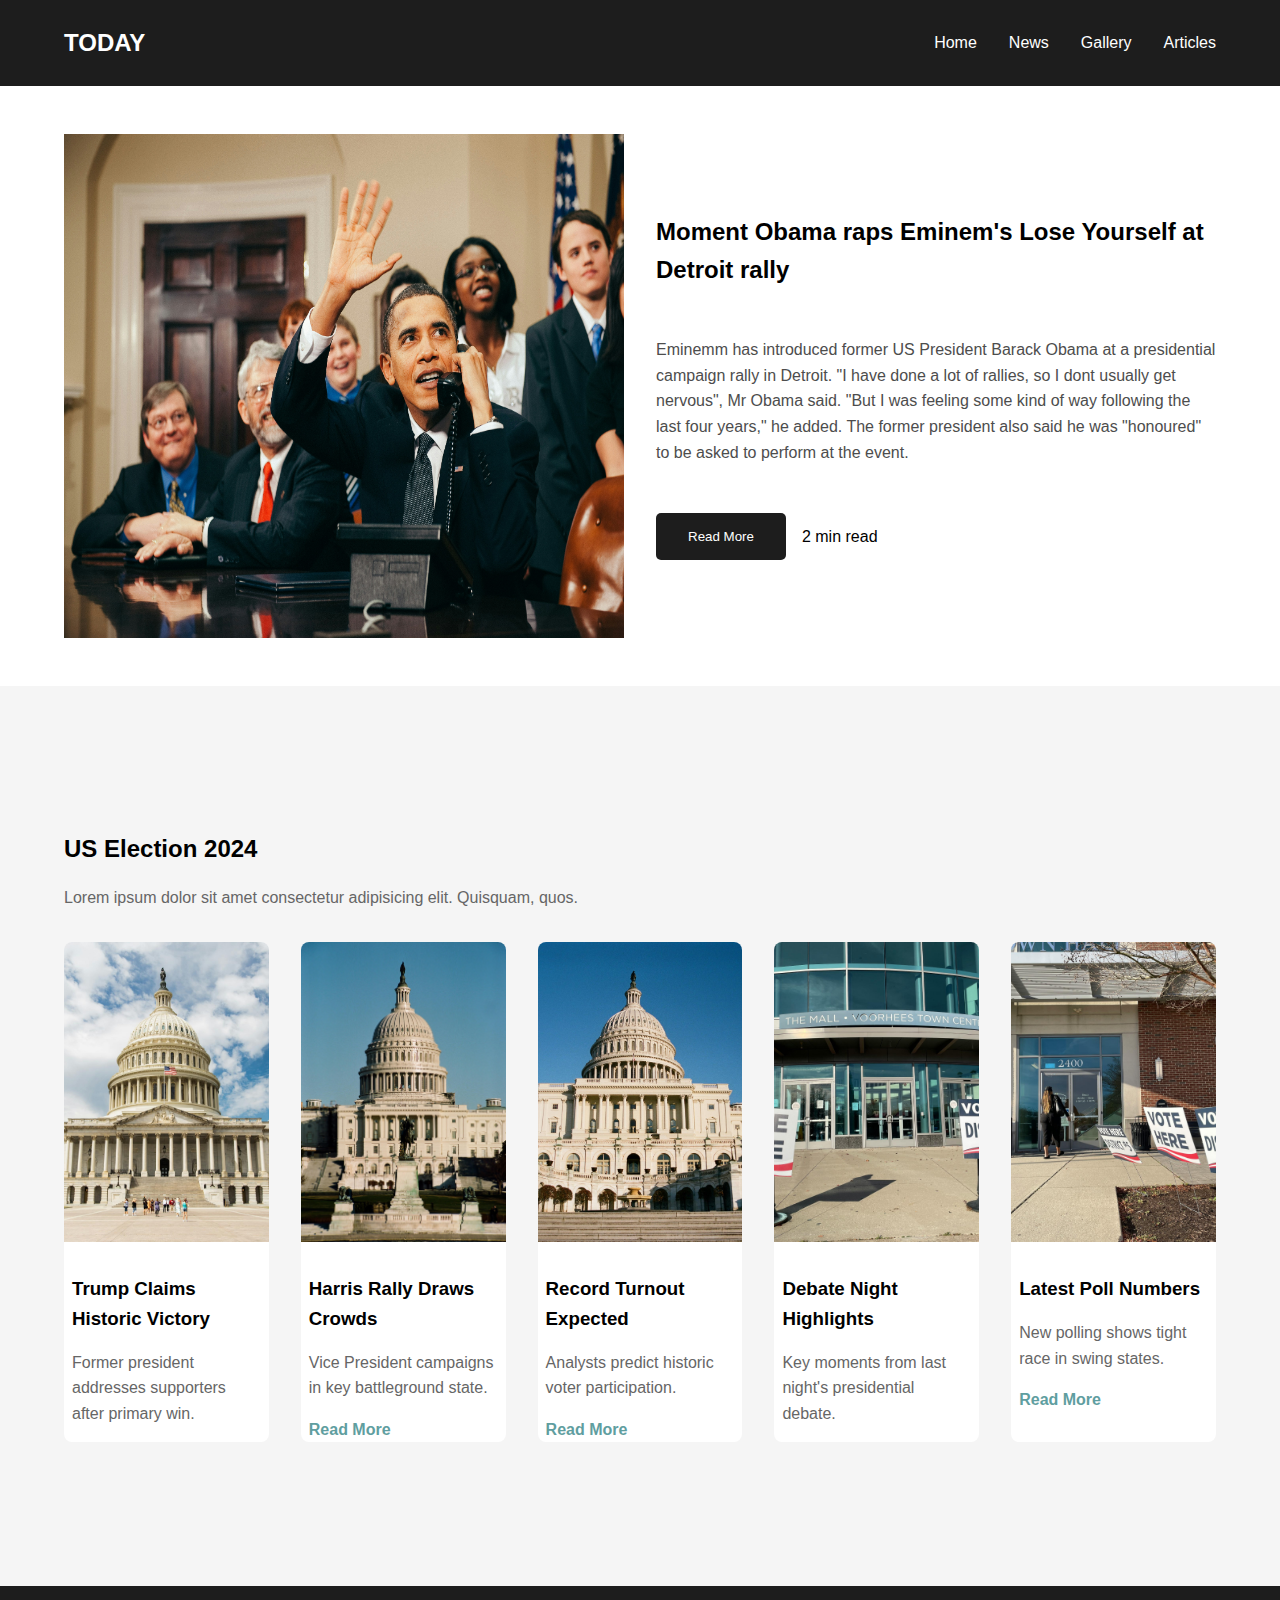
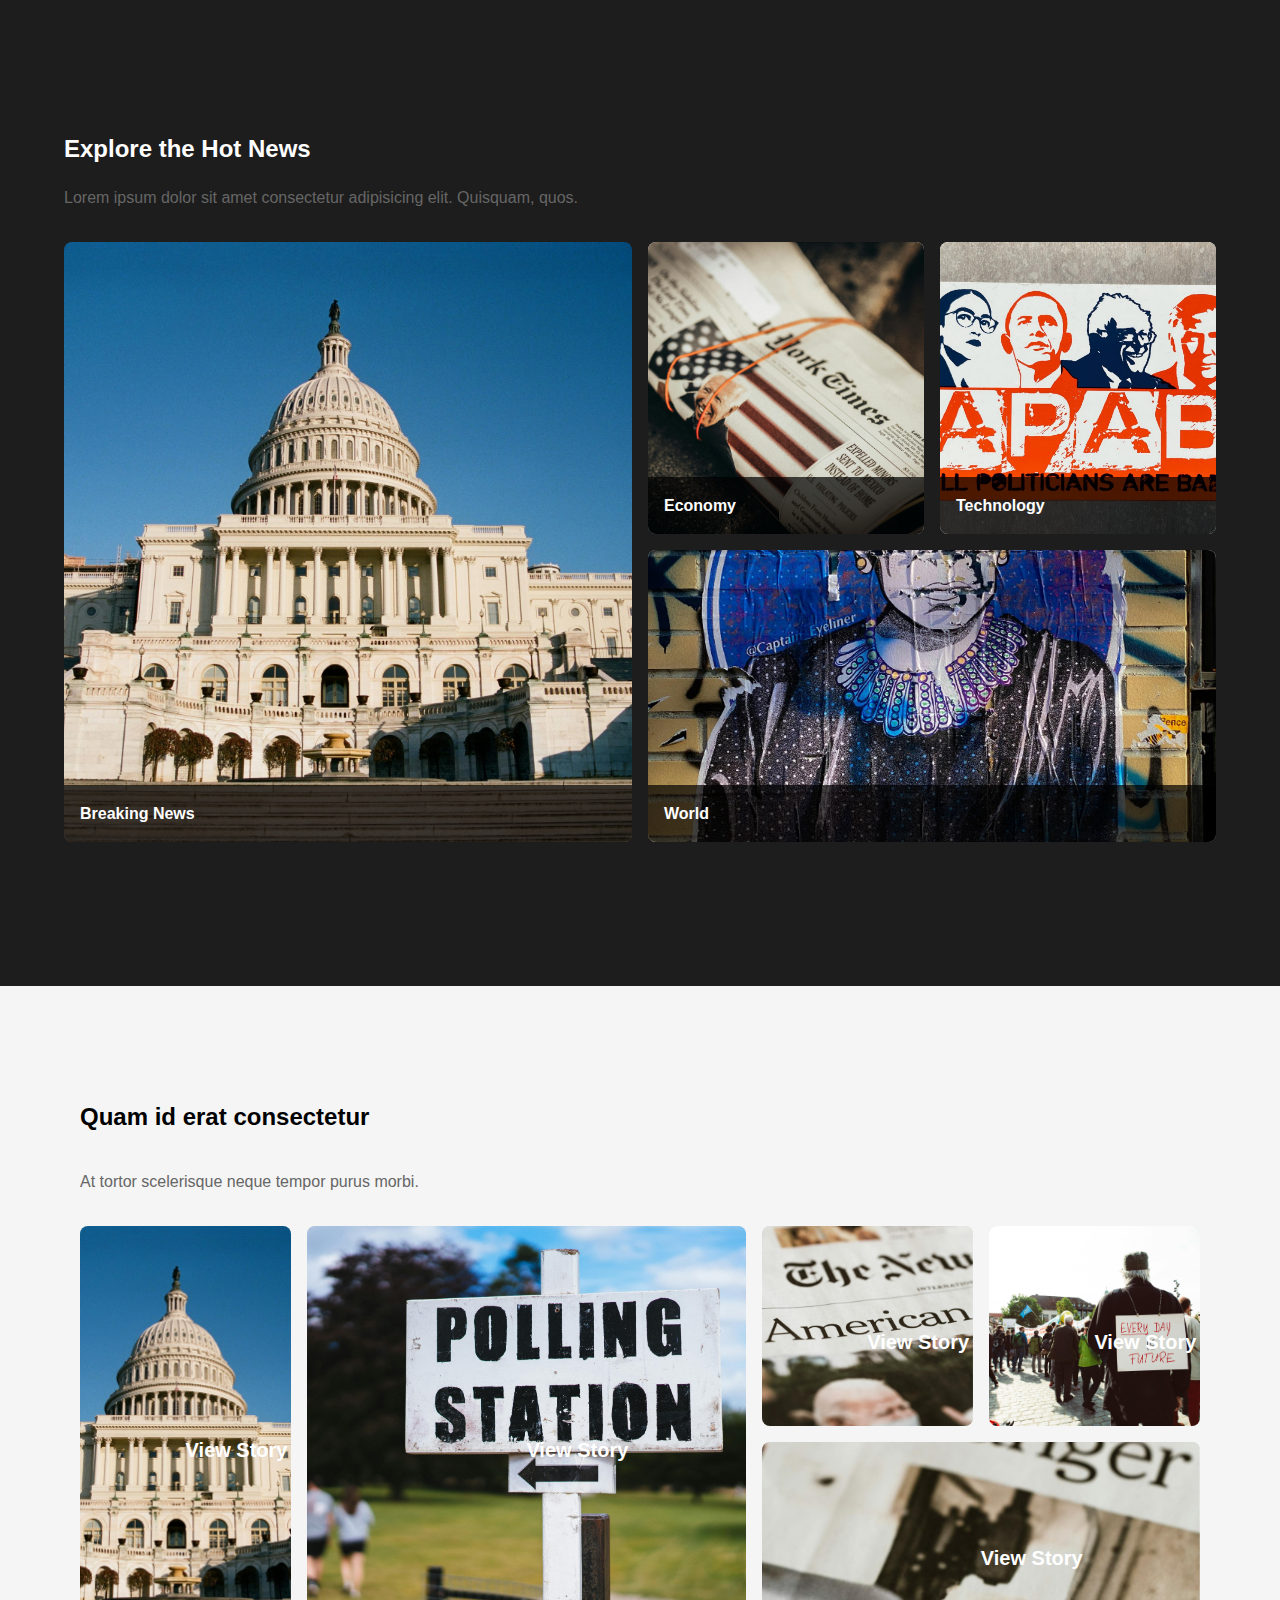
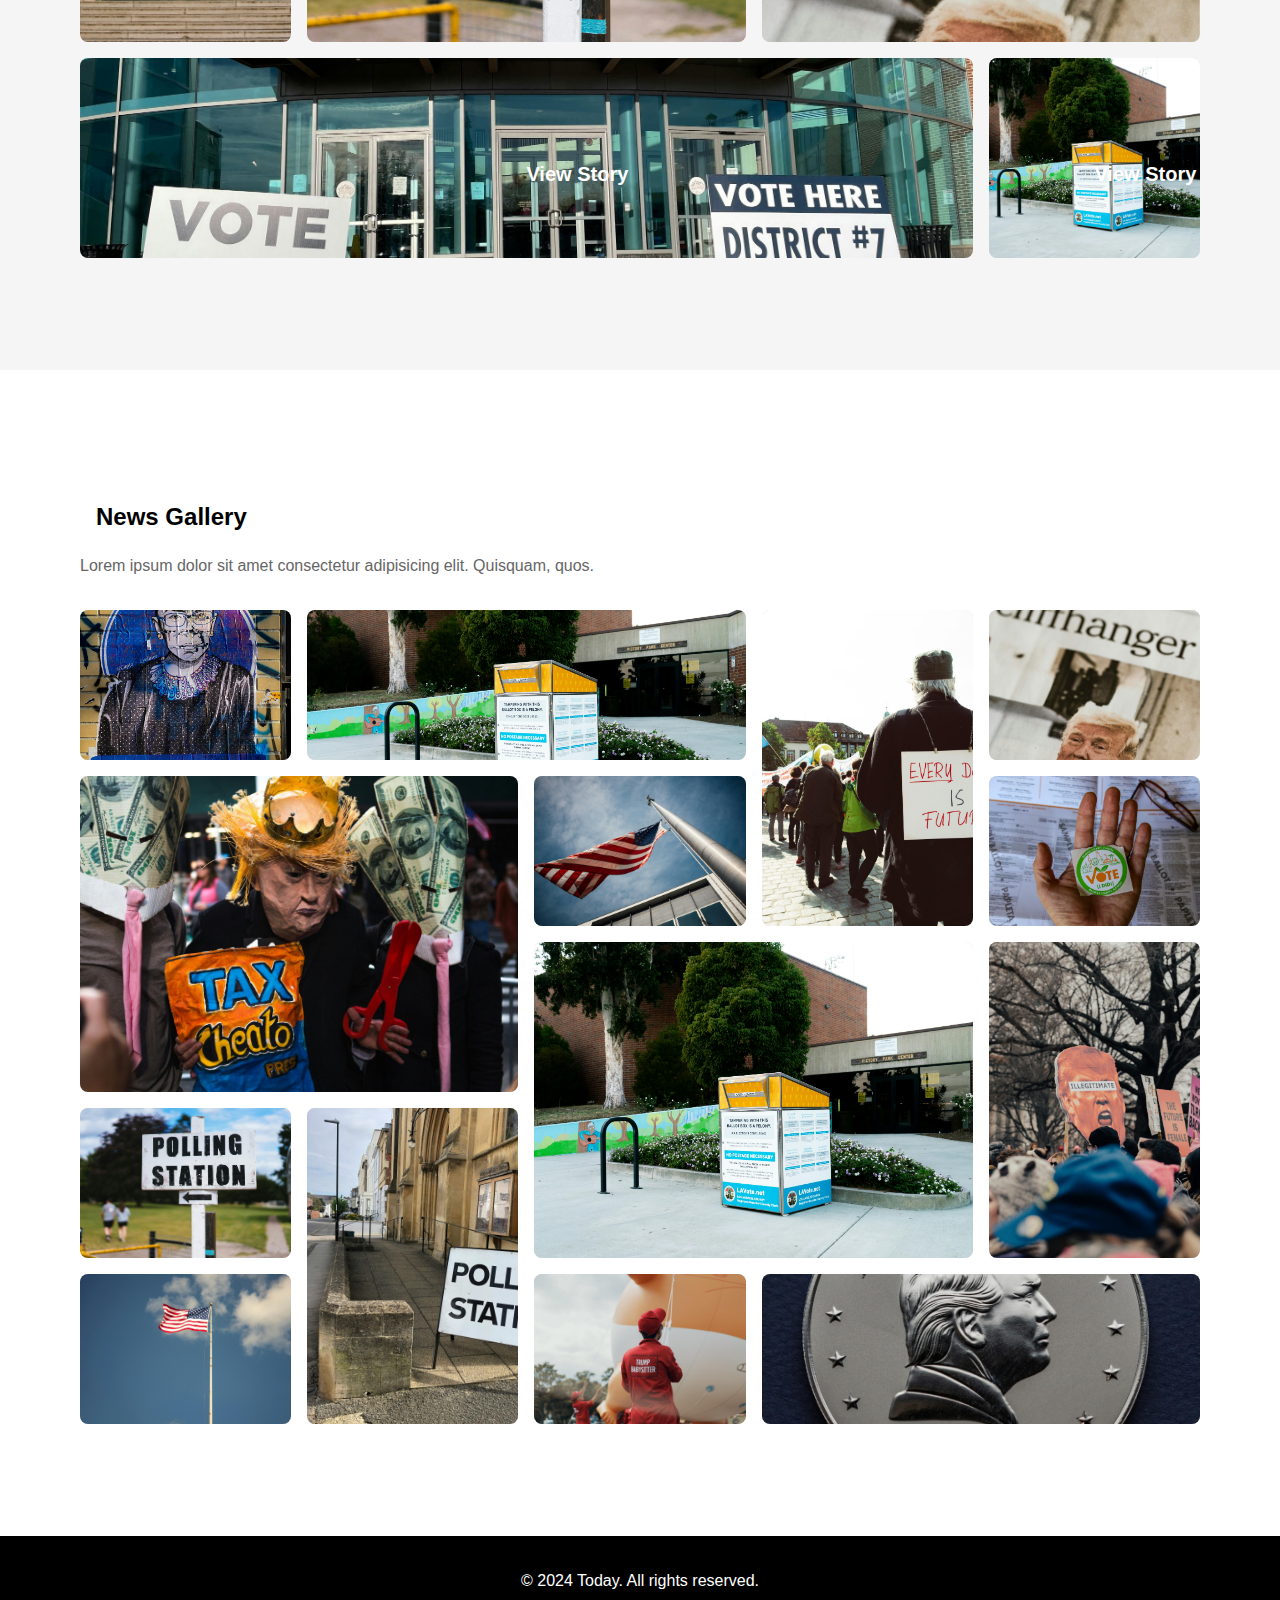
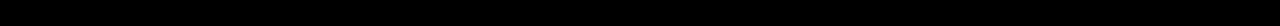
<file: CSS/app2/index.html>
<!DOCTYPE html>
<html lang="en">

<head>
    <meta charset="UTF-8" />
    <meta name="viewport" content="width=device-width, initial-scale=1.0" />
    <title>TODAY News - Layout Examples</title>
    <link rel="stylesheet" href="styles.css" />
</head>

<body>
    <!-- 1. Flex - Header Navigation -->
    <header class="header">
        <nav class="header-nav">
            <div class="header-logo">TODAY</div>
            <div class="header-links">
                <a href="#">Home</a>
                <a href="#">News</a>
                <a href="#">Gallery</a>
                <a href="#">Articles</a>
            </div>
        </nav>
    </header>

    <main>
        <!-- 2. Flex and Column - Featured Article -->
        <section class="featured container">
            <div class="featured-image">
                <img src="images/main-image.jpg" alt="Featured News" />
            </div>
            <div class="featured-content">
                <h2>Moment Obama raps Eminem's Lose Yourself at Detroit rally</h2>
                <p>
                    Eminemm has introduced former US President Barack Obama at a
                    presidential campaign rally in Detroit. "I have done a lot of
                    rallies, so I dont usually get nervous", Mr Obama said. "But I was
                    feeling some kind of way following the last four years," he added.
                    The former president also said he was "honoured" to be asked to
                    perform at the event.
                </p>
                <div class="featured-footer">
                    <button href="#" class="featured-more">Read More</button>
                    <span class="featured-time">2 min read</span>
                </div>
            </div>
        </section>

        <!-- 3. Flex/Grid List - Latest Cards without text overlay -->
        <section class="latest">
            <div class="container">
                <h2 class="latest-title">US Election 2024</h2>
                <p class="latest-subtitle">
                    Lorem ipsum dolor sit amet consectetur adipisicing elit. Quisquam,
                    quos.
                </p>
                <div class="latest-list">
                    <article class="latest-card">
                        <img src="images/image2.jpg" alt="News Image" />
                        <div class="latest-content">
                            <h3>Trump Claims Historic Victory</h3>
                            <p>Former president addresses supporters after primary win.</p>
                            <a href="#" class="latest-more">Read More</a>
                        </div>
                    </article>
                    <article class="latest-card">
                        <img src="images/image3.jpg" alt="News Image" />
                        <div class="latest-content">
                            <h3>Harris Rally Draws Crowds</h3>
                            <p>Vice President campaigns in key battleground state.</p>
                            <a href="#" class="latest-more">Read More</a>
                        </div>
                    </article>
                    <article class="latest-card">
                        <img src="images/image4.jpg" alt="News Image" />
                        <div class="latest-content">
                            <h3>Record Turnout Expected</h3>
                            <p>Analysts predict historic voter participation.</p>
                            <a href="#" class="latest-more">Read More</a>
                        </div>
                    </article>
                    <article class="latest-card">
                        <img src="images/image5.jpg" alt="News Image" />
                        <div class="latest-content">
                            <h3>Debate Night Highlights</h3>
                            <p>Key moments from last night's presidential debate.</p>
                            <a href="#" class="latest-more">Read More</a>
                        </div>
                    </article>
                    <article class="latest-card">
                        <img src="images/image6.jpg" alt="News Image" />
                        <div class="latest-content">
                            <h3>Latest Poll Numbers</h3>
                            <p>New polling shows tight race in swing states.</p>
                            <a href="#" class="latest-more">Read More</a>
                        </div>
                    </article>
                </div>
            </div>
        </section>

        <!-- 4a. Flex/Grid 2D - Hot News - Flex Version -->
        <!-- <section class="hot">
            <div class="container">
                <h2 class="hot-title">Explore the Hot News</h2>
                <p class="hot-subtitle">
                    Lorem ipsum dolor sit amet consectetur adipisicing elit. Quisquam,
                    quos.
                </p>
                <div class="hot-flex">
                    <article class="hot-card hot-left">
                        <img src="images/image4.jpg" alt="Breaking News" />
                        <div class="hot-overlay">Breaking News</div>
                    </article>

                    <div class="hot-right">
                        <div class="hot-right-inner">
                            <article class="hot-card">
                                <img src="images/image8.jpg" alt="Economy Update" />
                                <div class="hot-overlay">Economy</div>
                            </article>
                            <article class="hot-card">
                                <img src="images/image9.jpg" alt="Technology News" />
                                <div class="hot-overlay">Technology</div>
                            </article>
                        </div>
                        <article class="hot-card">
                            <img src="images/image10.jpg" alt="World News" />
                            <div class="hot-overlay">World</div>
                        </article>
                    </div>
                </div>
            </div>
        </section> -->

        <!-- 4b. Flex/Grid 2D - Hot News - Grid Version -->
        <section class="hot">
        <div class="container">
          <h2 class="hot-title">Explore the Hot News</h2>
          <p class="hot-subtitle">
            Lorem ipsum dolor sit amet consectetur adipisicing elit. Quisquam,
            quos.
          </p>
          <div class="hot-grid">
            <article class="hot-card hot-grid-1">
              <img src="images/image4.jpg" alt="Breaking News" />
              <div class="hot-overlay">Breaking News</div>
            </article>
            <article class="hot-card hot-grid-2">
              <img src="images/image8.jpg" alt="Economy Update" />
              <div class="hot-overlay">Economy</div>
            </article>
            <article class="hot-card hot-grid-3">
              <img src="images/image9.jpg" alt="Technology News" />
              <div class="hot-overlay">Technology</div>
            </article>
            <article class="hot-card hot-grid-4">
              <img src="images/image10.jpg" alt="World News" />
              <div class="hot-overlay">World</div>
            </article>
          </div>
        </div>
      </section>

        <!-- 5. Grid Auto - Masonry Layout -->
        <section class="masonry">
            <div class="container">
                <h2>Quam id erat consectetur</h2>
                <p class="masonry-subtitle">
                    At tortor scelerisque neque tempor purus morbi.
                </p>
                <div class="masonry-grid">
                    <div class="masonry-item item1">
                        <img src="images/image4.jpg" alt="Masonry Image 1" />
                    </div>
                    <div class="masonry-item item2">
                        <img src="images/image18.jpg" alt="Masonry Image 2" />
                    </div>
                    <div class="masonry-item item3">
                        <img src="images/image13.jpg" alt="Masonry Image 3" />
                    </div>
                    <div class="masonry-item item4">
                        <img src="images/image14.jpg" alt="Masonry Image 4" />
                    </div>
                    <div class="masonry-item item5">
                        <img src="images/image15.jpg" alt="Masonry Image 5" />
                    </div>
                    <div class="masonry-item item6">
                        <img src="images/image5.jpg" alt="Masonry Image 6" />
                    </div>
                    <div class="masonry-item item7">
                        <img src="images/image17.jpg" alt="Masonry Image 7" />
                    </div>
                </div>
            </div>
        </section>

        <!-- 6. Grid Templates - News Gallery -->
        <section class="gallery">
            <div class="container">
                <h2 class="gallery-title">News Gallery</h2>
                <p class="gallery-subtitle">
                    Lorem ipsum dolor sit amet consectetur adipisicing elit. Quisquam,
                    quos.
                </p>
                <div class="gallery-grid">
                    <div class="gallery-item a">
                        <img src="images/image10.jpg" alt="Gallery Image 1" />
                    </div>
                    <div class="gallery-item b">
                        <img src="images/image17.jpg" alt="Gallery Image 2" />
                    </div>
                    <div class="gallery-item c">
                        <img src="images/image14.jpg" alt="Gallery Image 3" />
                    </div>
                    <div class="gallery-item d">
                        <img src="images/image15.jpg" alt="Gallery Image 4" />
                    </div>
                    <div class="gallery-item e">
                        <img src="images/image25.jpg" alt="Gallery Image 5" />
                    </div>
                    <div class="gallery-item f">
                        <img src="images/image11.jpg" alt="Gallery Image 6" />
                    </div>
                    <div class="gallery-item g">
                        <img src="images/image16.jpg" alt="Gallery Image 7" />
                    </div>
                    <div class="gallery-item h">
                        <img src="images/image17.jpg" alt="Gallery Image 8" />
                    </div>
                    <div class="gallery-item i">
                        <img src="images/image18.jpg" alt="Gallery Image 9" />
                    </div>
                    <div class="gallery-item j">
                        <img src="images/image19.jpg" alt="Gallery Image 10" />
                    </div>
                    <div class="gallery-item k">
                        <img src="images/image20.jpg" alt="Gallery Image 11" />
                    </div>
                    <div class="gallery-item l">
                        <img src="images/image21.jpg" alt="Gallery Image 12" />
                    </div>
                    <div class="gallery-item m">
                        <img src="images/image22.jpg" alt="Gallery Image 13" />
                    </div>
                    <div class="gallery-item n">
                        <img src="images/image23.jpg" alt="Gallery Image 14" />
                    </div>
                </div>
            </div>
        </section>
    </main>

    <footer>
        <p>© 2024 Today. All rights reserved.</p>
    </footer>
</body>

</html>
</file>
<file: CSS/app2/styles.css>
/* Base Styles */
* {
  margin: 0;
  padding: 0;
  box-sizing: border-box;
}

body {
  font-family: Arial, sans-serif;
  line-height: 1.6;
}

section {
  padding: 6rem 0;
}

section h2 {
  margin-bottom: 2rem;
}

.container {
  max-width: 1500px;
  margin: 0 auto;
  padding: 3rem 4rem;
}

/* TEMPORARY - Remove after adding all the styles */
/* img {
  display: block;
  width: 100px;
  height: 100px;
} */



/* 1. Flex - Header Navigation */
.header {
  background : #1d1d1d;
  padding: 1.5rem 0;
  color: #fff;
}

.header-logo {
  font-size: 1.5rem;
  font-weight: bold;
}

.header-nav {
  display: flex;
  justify-content: space-between;
  align-items: center;
  max-width: 1500px;
  padding: 0 4rem;
  margin: 0 auto ;
}

.header-links {
  display: flex;
  justify-content: space-between;
  align-items: center;
  gap: 2rem;
}

.header-links a {
  color: #fff;
  text-decoration: none;
}

.header-links a:hover {
  color: #9c9c9c;
}



/* 2. Flex and Column - Featured Section */
.featured {
  display: flex;
  justify-content: space-between;
  align-items: center;
  gap: 2rem;
  height : 600px;
}

.featured-image {
  flex-basis: 50%;
  height: 100%;
  background-color: #e0e0e0;
  border-radius: 8px;
}

.featured-image img {
  width: 100%;
  height: 100%;
}

.featured-content {
  flex-basis: 50%;
  display: flex;
  height : 100%;
  width: 100%;
  flex-direction: column;
  justify-content: center;
  gap: 1rem;
}

.featured-more {
  color: #fff;
  background-color: #1d1d1d;
  padding: 1rem 2rem;
  border-radius: 5px;
  border : none;
}

.featured-more:hover {
  background: #414141;
  color: #d9d8d8;
  cursor: pointer;
}


.featured-footer {
  display: flex;
  gap : 1rem;
  align-items: center;
  margin-top: 2rem;
}

.featured-content p {
  color: #4d4d4d;
}



/* 3. Flex/Grid List - Latest Cards */
.latest {
  padding : 6rem 0;
  background: #f5f5f5;
  width : 100%;
}

.latest-title {
  margin-bottom: 1rem;
}

.latest-subtitle {
  margin-bottom: 2rem;
  color: #666;
}


.latest-list {
  display: grid;
  grid-template-columns: repeat(auto-fit, minmax(200px, 1fr));
  gap: 2rem;
  margin: 0 auto;
}


.latest-card {
  /* width: 100%; */
  height : 500px;
  border-radius: 8px;
  box-shadow: none;
  background: #fff;
  overflow: hidden;
}

.latest-card img {
  width: 100%;
  height: 300px;
  object-fit: cover;
}

.latest-content {
  padding: 1.5rem 0.5rem;
}

.latest-content h3 {
  margin-bottom: 1rem;
}

.latest-content p {
  color : #666;
  margin-bottom: 1rem;
}


.latest-more {
  text-decoration: none;
  color: cadetblue;
  font-weight: bold;
  padding-right: 1.5rem ;
}



/* 4. Flex/Grid 2D - Hot News */
.hot {
  background: #1d1d1d;
  color: #fff;
}

.hot-title {
  margin-bottom: 1rem;
}

.hot-subtitle {
  margin-bottom: 2rem;
  color:#666 ;
}


.hot-card {
  background-color: #e0e0e0;
  border-radius: 8px;
  overflow: hidden;
}

.hot-flex {
  display: flex;
  gap : 1rem;
  height :600px;
  width : 100%;
}

.hot-card img {
  width : 100%;
  height : 100%;
  object-fit: cover;
}

.hot-left {
  flex : 0 0 50%;
  border-radius: 8px;
  overflow: hidden;
}

.hot-right {
  flex : 0 0 50%;
  display: flex;
  flex-direction: column;
  gap : 1rem;
}

.hot-right-inner {
  display: flex;
  gap: 1rem;
  height: 50%;
}

/* 4a. Flex/Grid 2D - Hot News - Flex Version */


/* 4b. Flex/Grid 2D - Hot News - Grid Version */
.hot-grid {
  display: grid;
  grid-template-columns: repeat(4, 1fr);
  grid-template-rows: repeat(2, 1fr);
  gap : 1rem;
  height : 600px;
}

.hot-grid-1 {
  grid-row: span 2 ;
  grid-column: span 2;
  /* grid-row: span 2; */
}

.hot-grid-2 {
  grid-row: span;
  grid-column: span;
}


.hot-grid-3 {
  grid-row: span;
  grid-column: span;
}

.hot-grid-4 {
  grid-row: span 1;
  grid-column: span 2;
}


/* 5. Grid - Masonry Layout */
.masonry {
  padding : 4rem 1rem;
  background: #f5f5f5;
}

.masonry-subtitle {
  margin-bottom: 2rem;
  color: #666;
}

.masonry-grid {
  display: grid;
  grid-template-columns: repeat(5, 1fr);
  grid-template-rows: repeat(3, 200px);
  gap: 1rem;
  max-width: none;
  margin : 0 auto;
}

.masonry-item {
  background: #e0e0e0;
  border-radius: 8px;
}

.masonry-item img {
  width: 100%;
  height : 100%;
  object-fit: cover;
  border-radius: 8px;
}

.item1 {
  grid-column: span 1;
  grid-row: span 2;
}

.item2 {
  grid-column: span 2;
  grid-row: span 2;
}

.item3 {
  grid-column: span 1;
  grid-row: span 1;
}

.item4 {
  grid-column: span 1;
  grid-row: span 1;
}

.item5 {
  grid-column: span 2;
  grid-row: span 1;
}

.item6 {
  grid-column: span 4;
  grid-row: span 1;
}

.item7 {
  grid-column: span 1;
  grid-row: span 1;
}



/* 6. Grid Templates - News Gallery */
.gallery {
  padding : 4rem 1rem;
  background: #fff;
}

.gallery-title {
  margin : 1rem;
}

.gallery-subtitle {
  margin-bottom: 2rem;
  color: #666;
}

.gallery-grid {
  display: grid;
  grid-template-columns: repeat(5, 1fr);
  grid-template-rows: repeat(5,150px);
  gap : 1rem;
  max-width: none;
  margin: 0 auto;
  grid-template-areas:
  "a b b c d"
  "e e f c g" 
  "e e h h m"  
  "i k h h m"
  "j k l n n"
}

.a {
  grid-area : a;
}

.b {
  grid-area : b;
}

.c {
  grid-area : c;
}

.d {
  grid-area : d;
}

.e {
  grid-area : e;
}

.f {
  grid-area : f;
}

.g {
  grid-area : g;
}

.h {
  grid-area : h;
}

.i {
  grid-area : i;
}

.j {
  grid-area : j;
}

.k {
  grid-area : k;
}

.l {
  grid-area : l;
}

.m {
  grid-area : m;
}

.n {
  grid-area : n;
}

.gallery-item {
  background-color: #e0e0e0;
  border-radius: 8px;
  font-size: 24px;
  color: #666;
}

.gallery-item img {
  width : 100%;
  height : 100%;
  object-fit: cover;
  border-radius: 8px;
}


/* 7. Images and Styling */
footer {
  background: black;
  color: white;
}

footer p {
  max-width: 1500px;
  padding: 2rem 4rem;
  text-align: center;
}

.hot-card {
  position: relative;
}

.hot-overlay {
  position: absolute;
  bottom: 0;
  left: 0;
  right: 0;
  padding: 1rem;
  background: rgba(0,0, 0,0.7);
  font-weight: bold;
}

.masonry-item {
  position: relative;
}


/* absulte positioning wrt Relative positioning of main 
container, Shows opaque sliding on image when you hover over it*/
.masonry-item::before {
  content: "";
  position: absolute;
  top : 0;
  bottom: 0;
  right: 0;
  left: 0;
  background: rgba(0,0, 0,0.7);
  opacity: 0;
  transition: opacity 0.3s ease;
}

/* absulte positioning wrt Relative positioning of main 
container, Shows content above image */
.masonry-item::after {
  content: "View Story";
  position: absolute;
  top : 50%;
  left: 50%;
  color: white;
  font-size: 1.25rem;
  font-weight: bold;
  opacity: 0;
  transition: opacity 0.3s ease;
}

.masonry-item:hover::before,
.masonry-item::after {
  opacity: 1;
}

/* That's how we use relative and absolute positioning 
to put something on top */


/* Responsive media queries */
@media screen and (max-width: 768px) {
  .header-links {
    display: none;  
  }
  /* header nav links disappear when width less than 768px */

  .featured {
    flex-direction: column;
    height: auto;
    gap : 2rem;
  }

  .masonry-grid {
    display: block;
  }

  .masonry-item {
    margin-bottom: 1rem;
    height: 300px;
  }

  .gallery-grid {
    display: block;
  }

  .gallery-item {
    margin-bottom: 1rem;
    height: 300px;
  }

  .container {
    padding: 2rem 1rem;
  }
}
</file>
